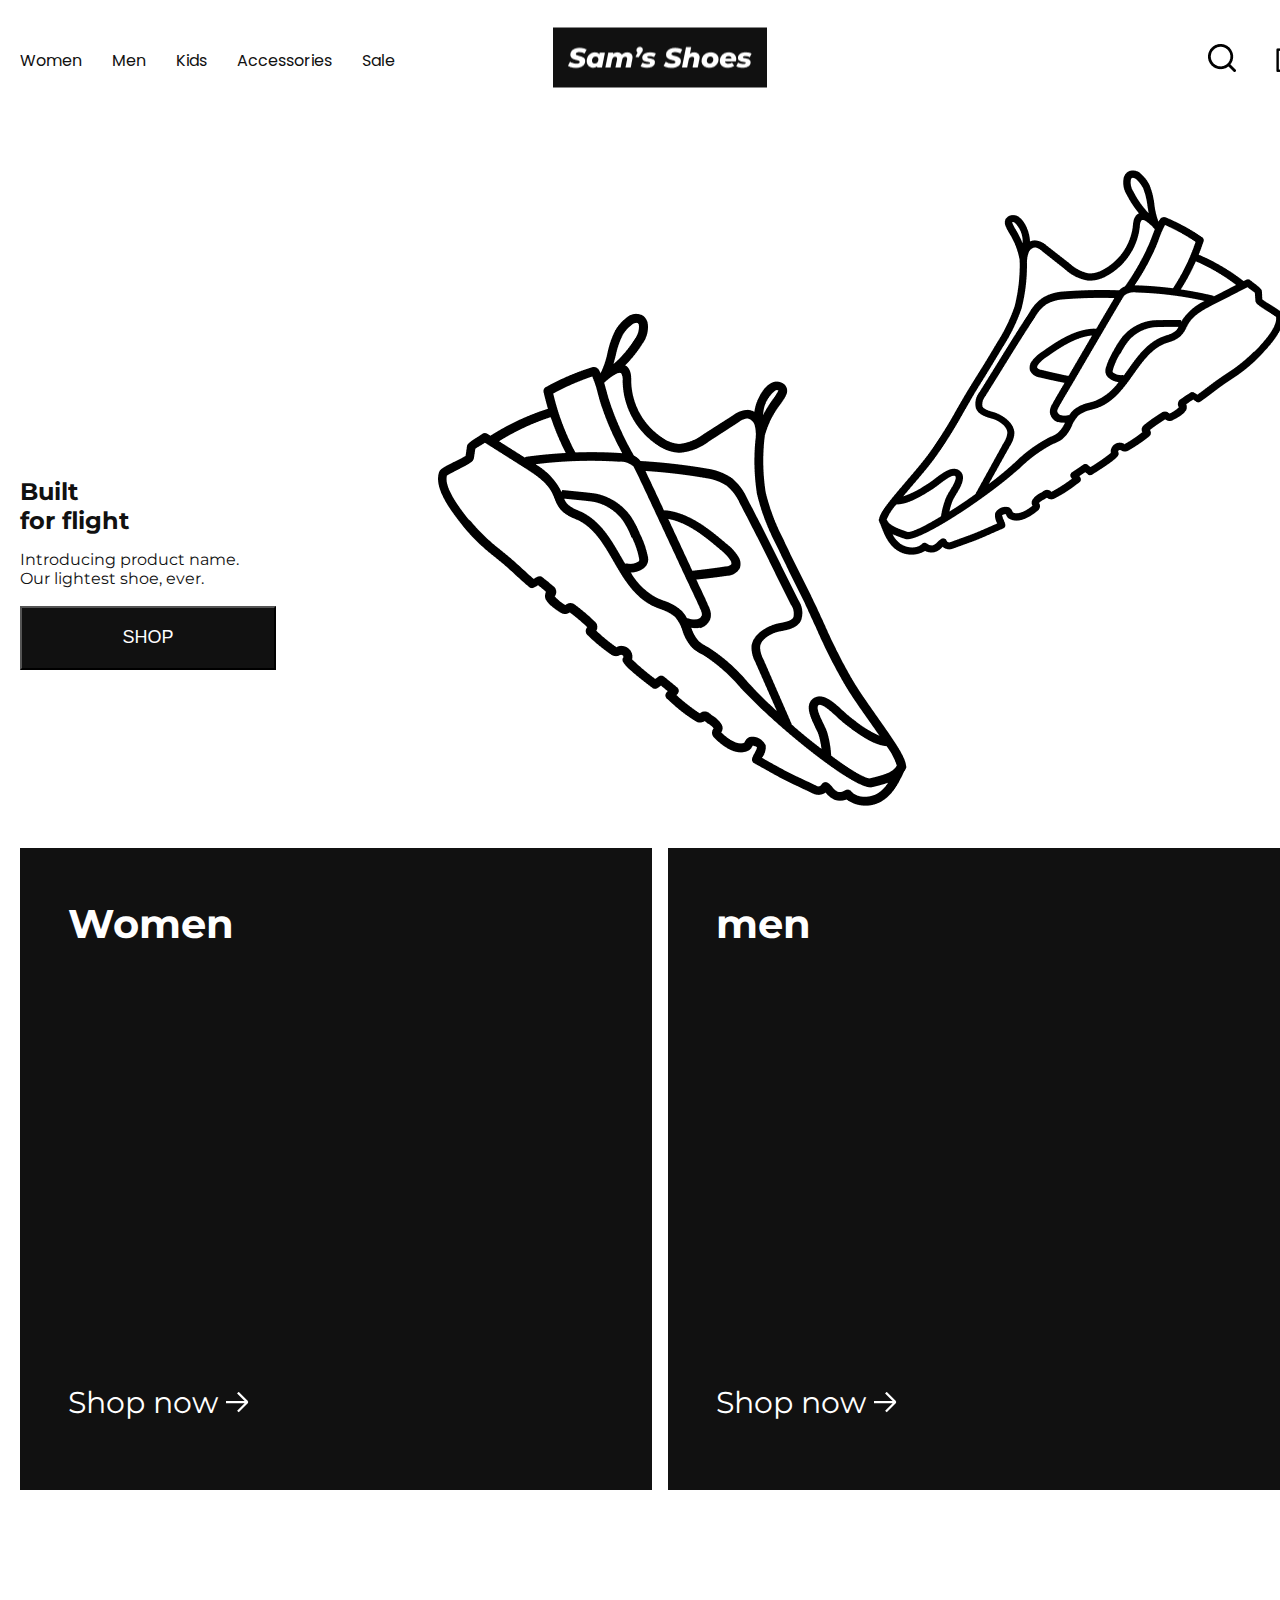
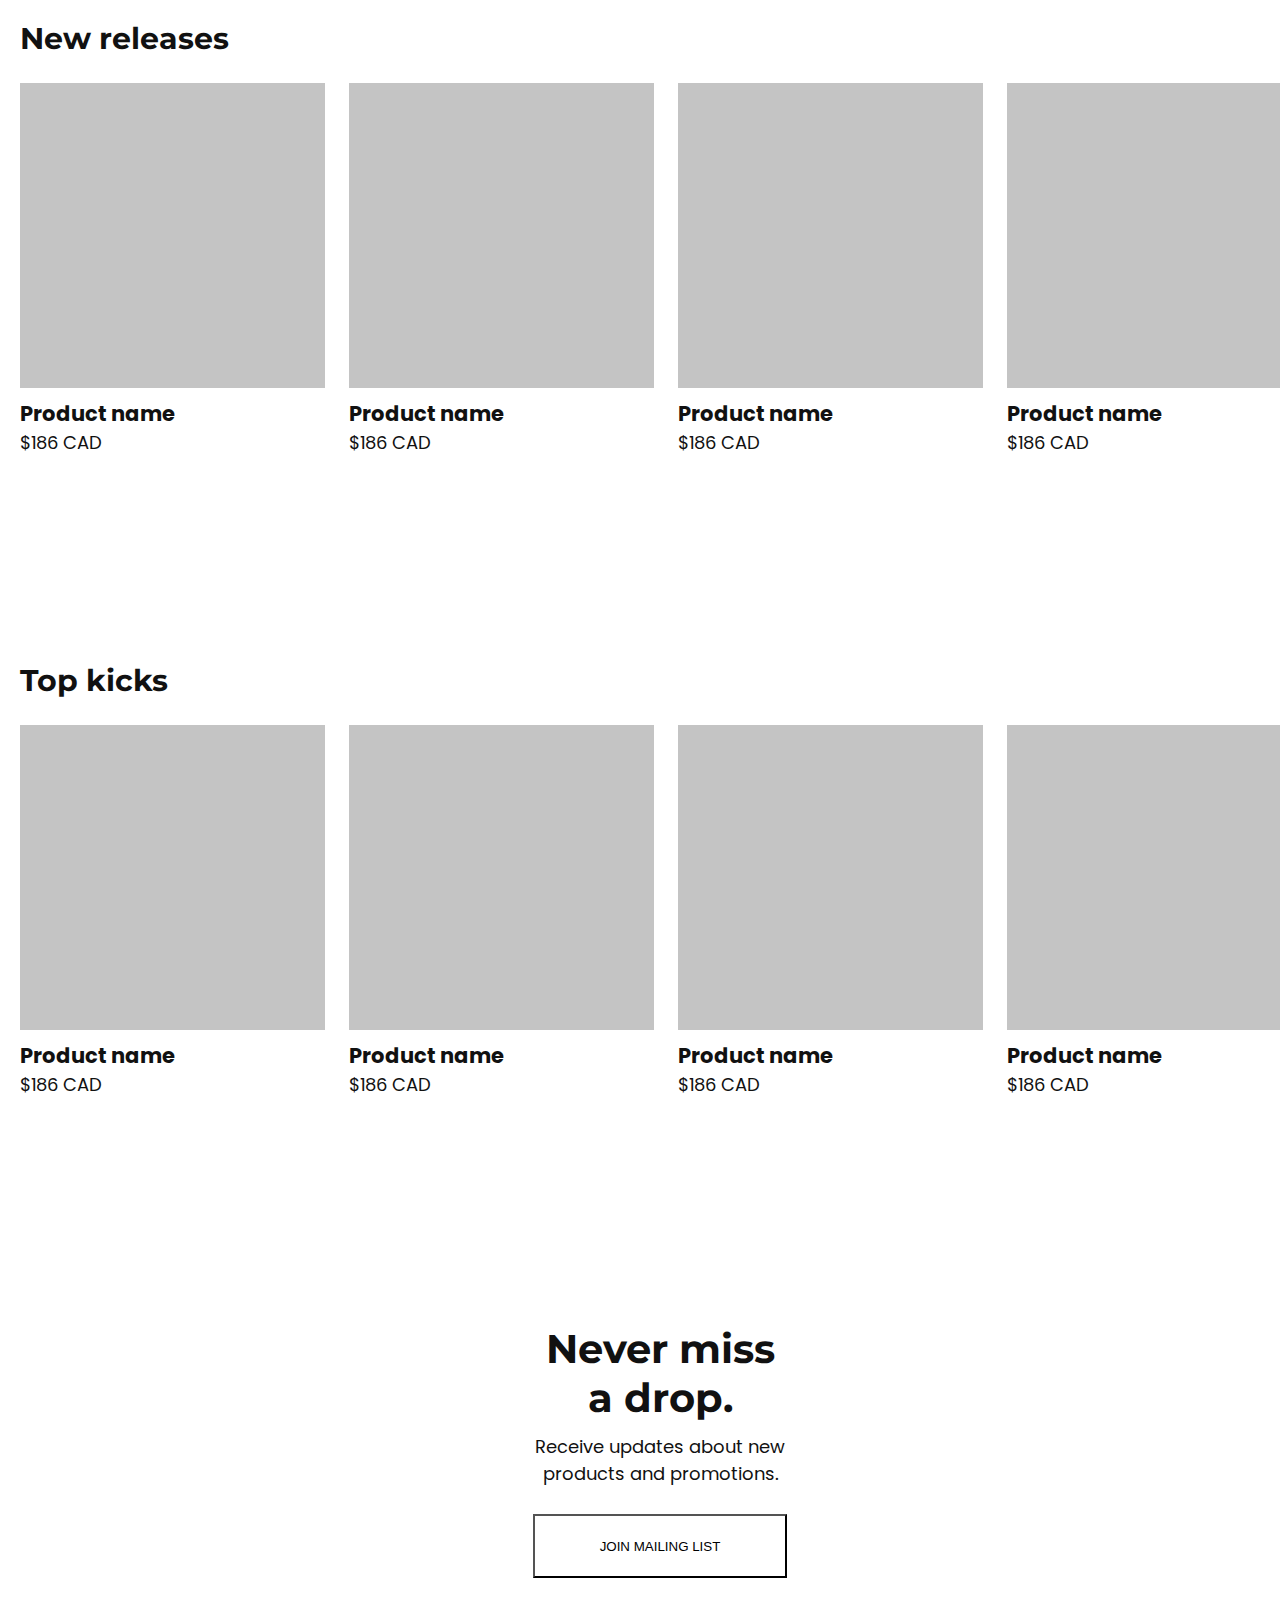
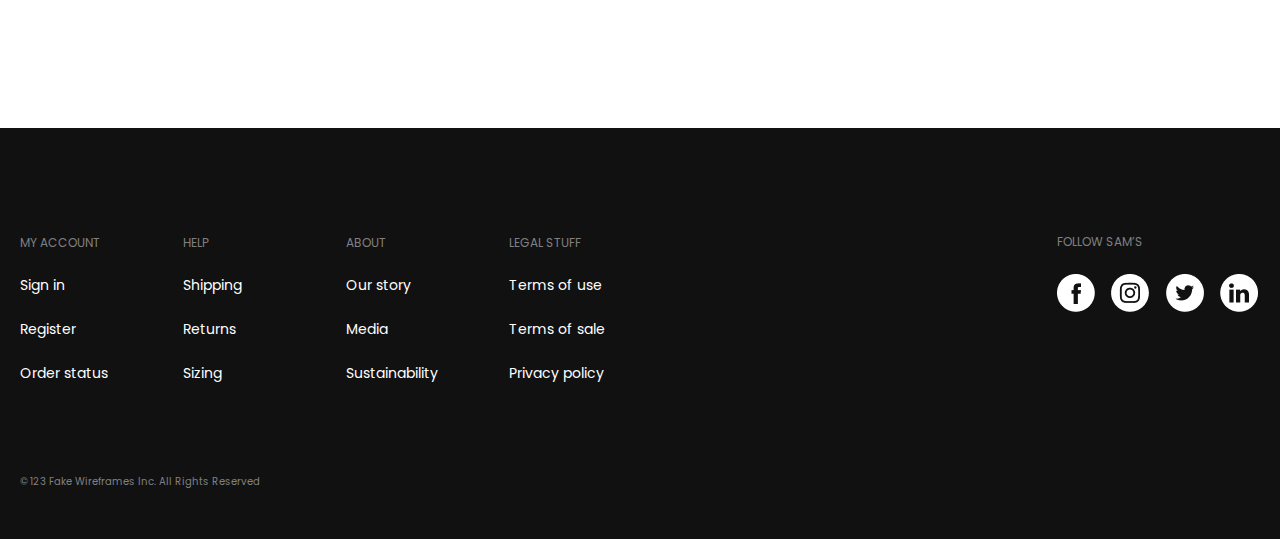
<file: index.html>
<!DOCTYPE html>
<html lang="ko">
  <head>
    <meta charset="UTF-8" />
    <meta http-equiv="X-UA-Compatible" content="IE=edge" />
    <meta name="viewport" content="width=device-width, initial-scale=1.0" />
    <title>Sam's Shoes</title>
    <link rel="stylesheet" href="./css/main.css" />
    <link rel="icon" type="image/png" sizes="32x32" href="./images/favicon-32x32.png">
  </head>
  <body>
    <div class="container">
      <div class="header center_box">
        <ul class="nav">
          <li><a href="./pages/sub.html">Women</a></li>
          <li><a href="#x">Men</a></li>
          <li><a href="#x">Kids</a></li>
          <li><a href="#x">Accessories</a></li>
          <li><a href="#x">Sale</a></li>
        </ul>
        <a href="#x" class="logo"><img src="./images/logo.png" alt="" /></a>
        <ul class="top_menu">
          <li>
            <a href="#x"><img src="./images/search_icon.png" alt="" /></a>
          </li>
          <li>
            <a href="#x"><img src="./images/cart_icon.png" alt="" /></a>
          </li>
        </ul>
      </div>

      <div class="visual">
        <div class="center_box">
          <div class="details">
            <h2>
              Built<br />
              for flight
            </h2>
            <p>Introducing product name. <br />Our lightest shoe, ever.</p>
            <button><a href="./pages/sub.html">SHOP</a></button>
          </div>
          <img src="./images/main_visual.png" alt="" />
        </div>
      </div>

      <ul class="product_01 center_box">
        <li>
          <h2>Women</h2>
          <a href="#x">
            <span>Shop now</span>
            <img src="./images/arrow.png" alt="" />
          </a>
        </li>
        <li>
          <h2>men</h2>
          <a href="#x">
            <span>Shop now</span>
            <img src="./images/arrow.png" alt="" />
          </a>
        </li>
      </ul>

      <div class="wrap center_box">
        <h1>New releases</h1>
        <div class="scroll__wrap">
          <div class="scroll--element">
            <div class="text">
              <h3>Product name</h3>
              <p>$186 CAD<br /></p>
            </div>
          </div>
          <div class="scroll--element">
            <div class="text">
              <h3>Product name</h3>
              <p>$186 CAD<br /></p>
            </div>
          </div>
          <div class="scroll--element">
            <div class="text">
              <h3>Product name</h3>
              <p>$186 CAD<br /></p>
            </div>
          </div>
          <div class="scroll--element">
            <div class="text">
              <h3>Product name</h3>
              <p>$186 CAD<br /></p>
            </div>
          </div>
          <div class="scroll--element">
            <div class="text">
              <h3>Product name</h3>
              <p>$186 CAD<br /></p>
            </div>
          </div>
          <div class="scroll--element">
            <div class="text">
              <h3>Product name</h3>
              <p>$186 CAD<br /></p>
            </div>
          </div>
          <div class="scroll--element">
            <div class="text">
              <h3>Product name</h3>
              <p>$186 CAD<br /></p>
            </div>
          </div>
          <div class="scroll--element">
            <div class="text">
              <h3>Product name</h3>
              <p>$186 CAD<br /></p>
            </div>
          </div>
          <div class="scroll--element">
            <div class="text">
              <h3>Product name</h3>
              <p>$186 CAD<br /></p>
            </div>
          </div>
          <div class="scroll--element">
            <div class="text">
              <h3>Product name</h3>
              <p>$186 CAD<br /></p>
            </div>
          </div>
          <div class="scroll--element">
            <div class="text">
              <h3>Product name</h3>
              <p>$186 CAD<br /></p>
            </div>
          </div>
          <div class="scroll--element">
            <div class="text">
              <h3>Product name</h3>
              <p>$186 CAD<br /></p>
            </div>
          </div>
          <div class="scroll--element">
            <div class="text">
              <h3>Product name</h3>
              <p>$186 CAD<br /></p>
            </div>
          </div>
          <div class="scroll--element">
            <div class="text">
              <h3>Product name</h3>
              <p>$186 CAD<br /></p>
            </div>
          </div>
          <div class="scroll--element">
            <div class="text">
              <h3>Product name</h3>
              <p>$186 CAD<br /></p>
            </div>
          </div>
          <div class="scroll--element">
            <div class="text">
              <h3>Product name</h3>
              <p>$186 CAD<br /></p>
            </div>
          </div>
          <div class="scroll--element">
            <div class="text">
              <h3>Product name</h3>
              <p>$186 CAD<br /></p>
            </div>
          </div>
        </div>
      </div>
      <div class="wrap center_box">
        <h1>Top kicks</h1>
        <div class="scroll__wrap">
          <div class="scroll--element">
            <div class="text">
              <h3>Product name</h3>
              <p>$186 CAD<br /></p>
            </div>
          </div>
          <div class="scroll--element">
            <div class="text">
              <h3>Product name</h3>
              <p>$186 CAD<br /></p>
            </div>
          </div>
          <div class="scroll--element">
            <div class="text">
              <h3>Product name</h3>
              <p>$186 CAD<br /></p>
            </div>
          </div>
          <div class="scroll--element">
            <div class="text">
              <h3>Product name</h3>
              <p>$186 CAD<br /></p>
            </div>
          </div>
          <div class="scroll--element">
            <div class="text">
              <h3>Product name</h3>
              <p>$186 CAD<br /></p>
            </div>
          </div>
          <div class="scroll--element">
            <div class="text">
              <h3>Product name</h3>
              <p>$186 CAD<br /></p>
            </div>
          </div>
          <div class="scroll--element">
            <div class="text">
              <h3>Product name</h3>
              <p>$186 CAD<br /></p>
            </div>
          </div>
          <div class="scroll--element">
            <div class="text">
              <h3>Product name</h3>
              <p>$186 CAD<br /></p>
            </div>
          </div>
          <div class="scroll--element">
            <div class="text">
              <h3>Product name</h3>
              <p>$186 CAD<br /></p>
            </div>
          </div>
          <div class="scroll--element">
            <div class="text">
              <h3>Product name</h3>
              <p>$186 CAD<br /></p>
            </div>
          </div>
          <div class="scroll--element">
            <div class="text">
              <h3>Product name</h3>
              <p>$186 CAD<br /></p>
            </div>
          </div>
          <div class="scroll--element">
            <div class="text">
              <h3>Product name</h3>
              <p>$186 CAD<br /></p>
            </div>
          </div>
          <div class="scroll--element">
            <div class="text">
              <h3>Product name</h3>
              <p>$186 CAD<br /></p>
            </div>
          </div>
          <div class="scroll--element">
            <div class="text">
              <h3>Product name</h3>
              <p>$186 CAD<br /></p>
            </div>
          </div>
          <div class="scroll--element">
            <div class="text">
              <h3>Product name</h3>
              <p>$186 CAD<br /></p>
            </div>
          </div>
          <div class="scroll--element">
            <div class="text">
              <h3>Product name</h3>
              <p>$186 CAD<br /></p>
            </div>
          </div>
          <div class="scroll--element">
            <div class="text">
              <h3>Product name</h3>
              <p>$186 CAD<br /></p>
            </div>
          </div>
        </div>
      </div>

      <div class="infos center_box">
        <h2>Never miss<br />a drop.</h2>
        <p class="poppins">
          Receive updates about new <br />products and promotions.
        </p>
        <button>JOIN MAILING LIST</button>
      </div>

      <div class="footer poppins">
        <div class="center_box">
          <ul class="footer_menu">
            <li>
              <a href="#x">MY ACCOUNT</a>
              <ul>
                <li><a href="#x">Sign in</a></li>
                <li><a href="#x">Register</a></li>
                <li><a href="#x">Order status</a></li>
              </ul>
            </li>
            <li>
              <a href="#x">HELP</a>
              <ul>
                <li><a href="#x">Shipping</a></li>
                <li><a href="#x">Returns</a></li>
                <li><a href="#x">Sizing</a></li>
              </ul>
            </li>
            <li>
              <a href="#x">ABOUT</a>
              <ul>
                <li><a href="#x">Our story</a></li>
                <li><a href="#x">Media</a></li>
                <li><a href="#x">Sustainability</a></li>
              </ul>
            </li>
            <li>
              <a href="#x">LEGAL STUFF</a>
              <ul>
                <li><a href="#x">Terms of use</a></li>
                <li><a href="#x">Terms of sale</a></li>
                <li><a href="#x">Privacy policy</a></li>
              </ul>
            </li>
            <li class="sams">
              <a href="#x" class="follow">FOLLOW SAM’S</a>
              <ul class="icon">
                <li>
                  <a href="#x">
                    <img src="./images/sns_Facebook.png" alt="" />
                  </a>
                </li>
                <li>
                  <a href="#x">
                    <img src="./images/sns_Instagram.png" alt="" />
                  </a>
                </li>
                <li>
                  <a href="#x">
                    <img src="./images/sns_Twitter.png" alt="" />
                  </a>
                </li>
                <li>
                  <a href="#x">
                    <img src="./images/sns_LinkedIN.png" alt="" />
                  </a>
                </li>
              </ul>
            </li>
            <div class="copyright">
              © 123 Fake Wireframes Inc. All Rights Reserved
            </div>
          </ul>
        </div>
      </div>
    </div>
  </body>
</html>
</file>
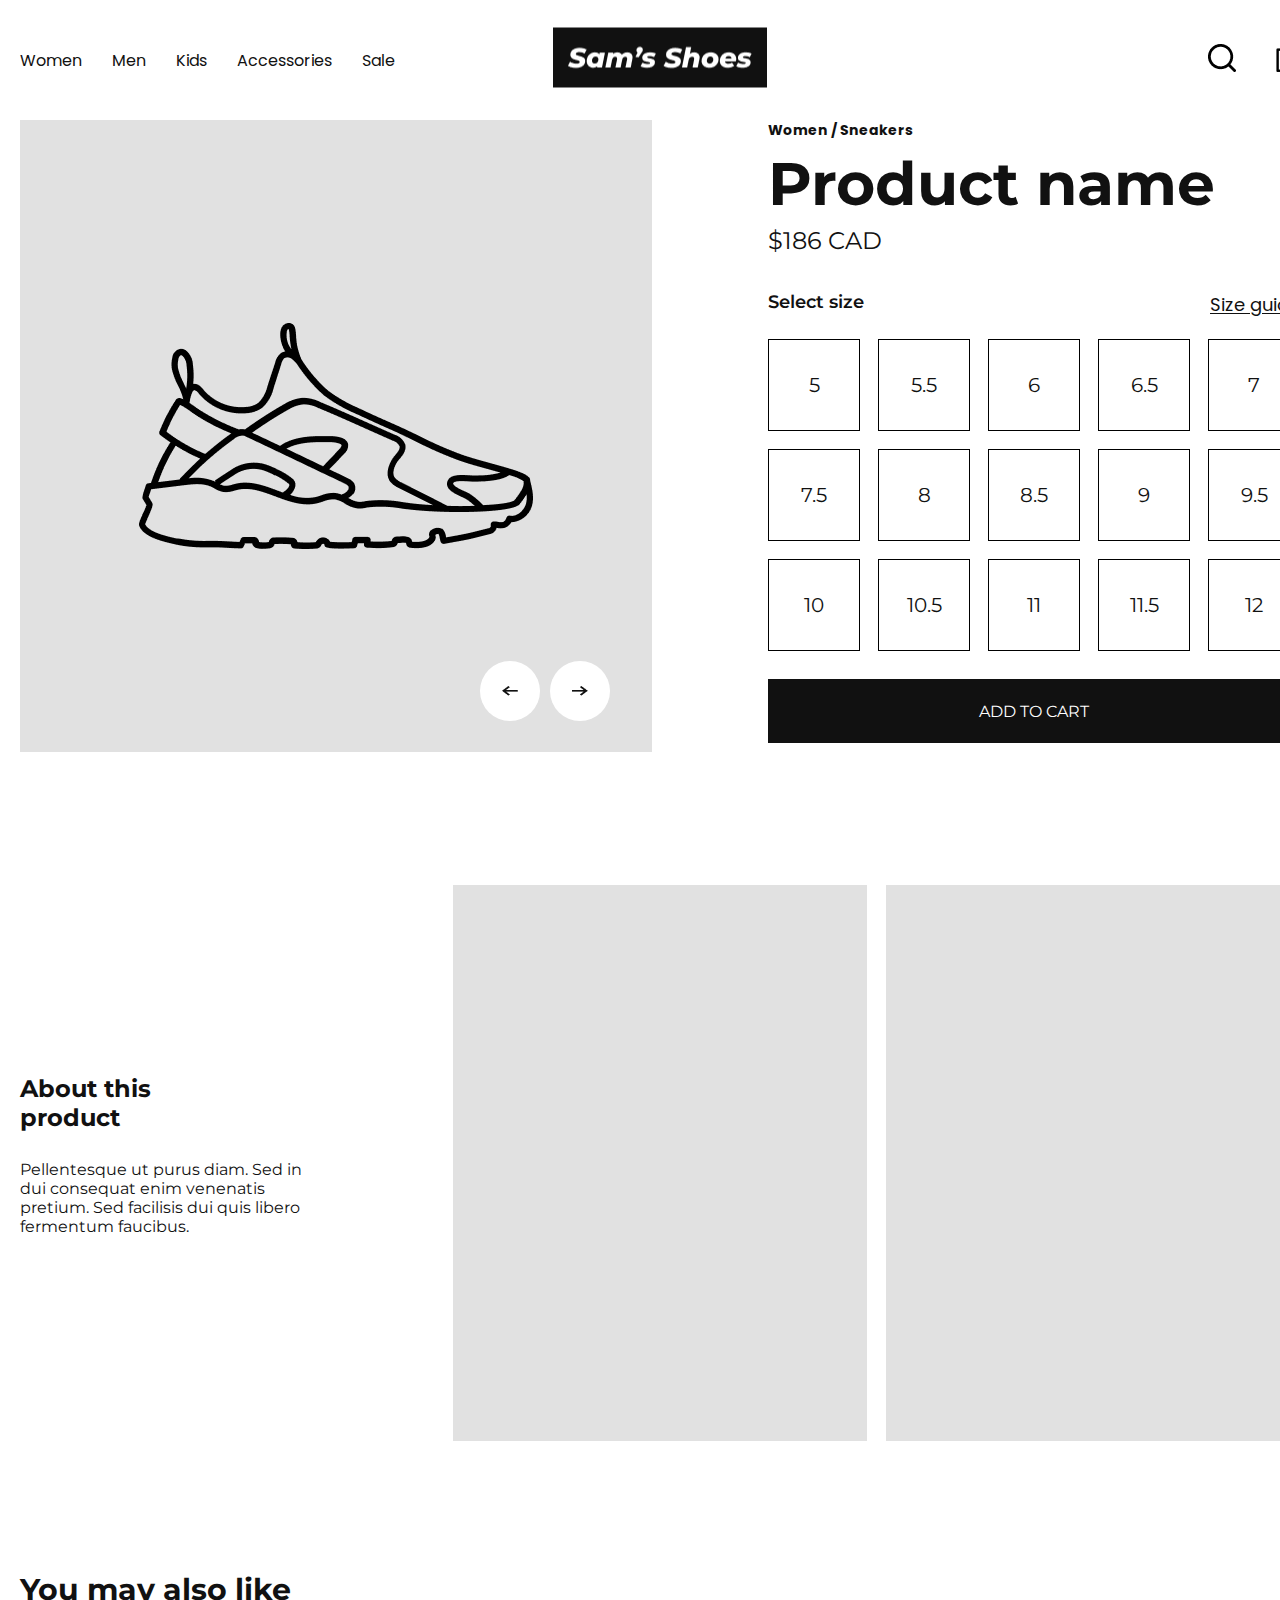
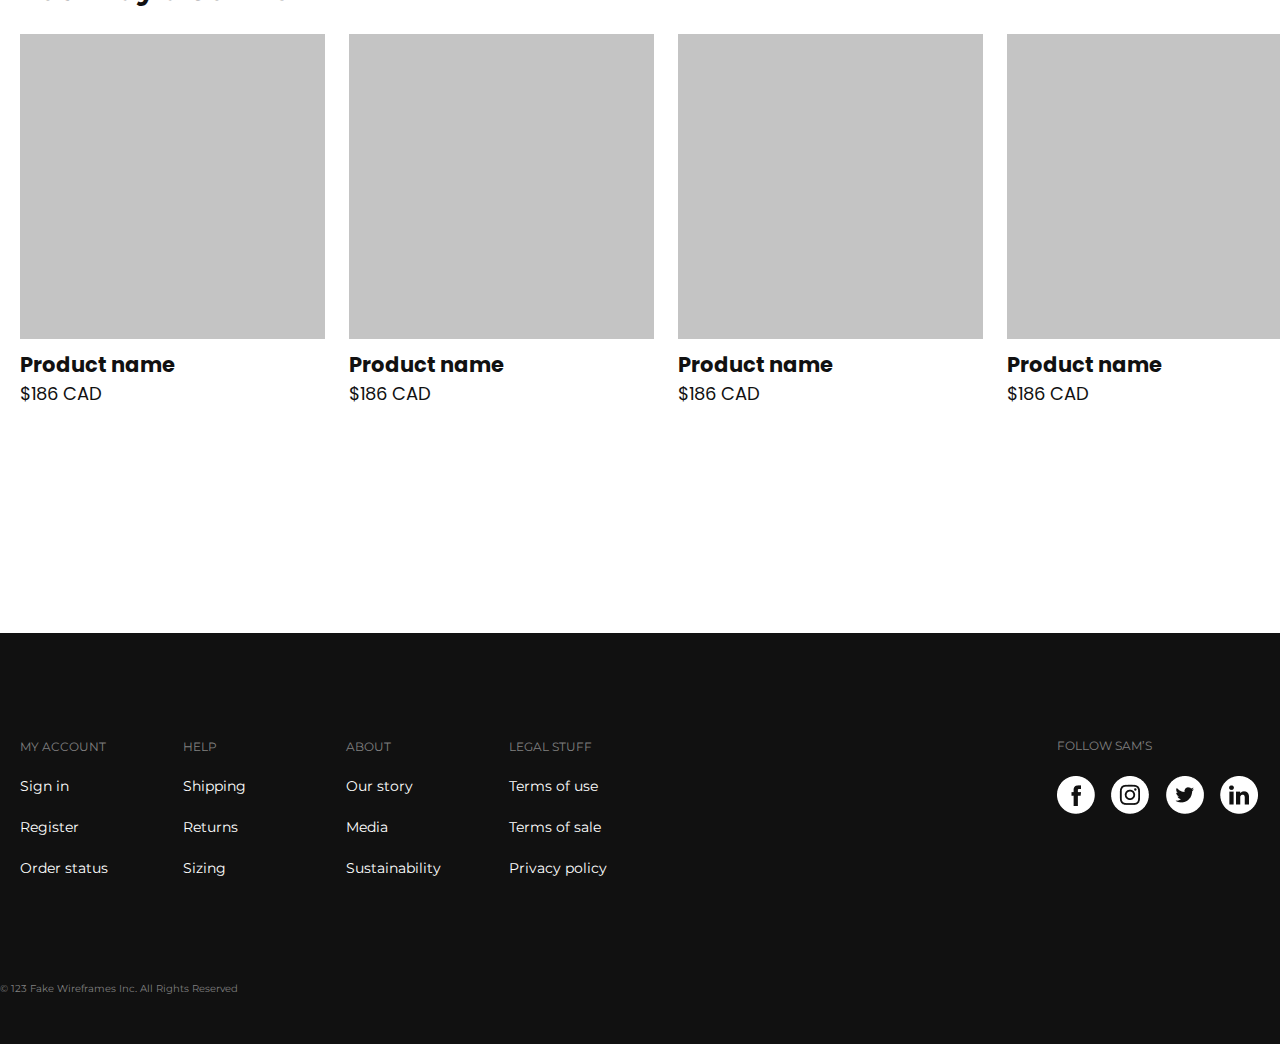
<file: pages/sub.html>
<!DOCTYPE html>
<html lang="ko">
  <head>
    <meta charset="UTF-8" />
    <meta http-equiv="X-UA-Compatible" content="IE=edge" />
    <meta name="viewport" content="width=device-width, initial-scale=1.0" />
    <title>Sam's Shoes</title>
    <link rel="stylesheet" href="../css/sub.css" />
    <link rel="icon" type="image/png" sizes="32x32" href="../images/favicon-32x32.png">
  </head>
  <body>
    <div class="container">
      <div class="header center_box">
        <ul class="nav">
          <li><a href="#x">Women</a></li>
          <li><a href="#x">Men</a></li>
          <li><a href="#x">Kids</a></li>
          <li><a href="#x">Accessories</a></li>
          <li><a href="#x">Sale</a></li>
        </ul>
        <a href="../index.html" class="logo"><img src="../images/logo.png" alt="" /></a>
        <ul class="top_menu">
          <li>
            <a href="#x"><img src="../images/search_icon.png" alt="" /></a>
          </li>
          <li>
            <a href="#x"><img src="../images/cart_icon.png" alt="" /></a>
          </li>
        </ul>
      </div>

     <div class="product_new center_box">
      <div class="product">
        <img src="../images/product.png" alt="" class="product_img">
        <div class="btns">
          <a href="#x">
            <img src="../images/Vector.png" alt="">
          </a>
          <a href="#x">
            <img src="../images/Vector_1.png" alt="">
          </a>
        </div>
      </div>
      <div class="product_name">
        <h3 class="poppins">Women / Sneakers</h3>
        <h1>Product name</h1>
        <p>$186 CAD</p>
        <ul class="text">
          <li>Select size</li>
          <li class="poppins">Size guide</li>
        </ul>
        <ul class="box">
          <li>5</li>
          <li>5.5</li>
          <li>6</li>
          <li>6.5</li>
          <li>7</li>
          <li>7.5</li>
          <li>8</li>
          <li>8.5</li>
          <li>9</li>
          <li>9.5</li>
          <li>10</li>
          <li>10.5</li>
          <li>11</li>
          <li>11.5</li>
          <li>12</li>
        </ul>
        <div class="add">ADD TO CART</div>
      </div>
     </div>

<ul class="about center_box">
  <li>
    <h2>About this<br>product</h2>
    <p>Pellentesque ut purus diam. Sed in<br>dui consequat enim venenatis<br>pretium. Sed facilisis dui quis libero<br>fermentum faucibus.</p>
  </li>
  <li></li>
  <li></li>
</ul>

<div class="wrap center_box">
  <h1>You may also like</h1>
  <div class="scroll__wrap">
    <div class="scroll--element">
      <div class="text">
        <h3>Product name</h3>
        <p>$186 CAD<br /></p>
      </div>
    </div>
    <div class="scroll--element">
      <div class="text">
        <h3>Product name</h3>
        <p>$186 CAD<br /></p>
      </div>
    </div>
    <div class="scroll--element">
      <div class="text">
        <h3>Product name</h3>
        <p>$186 CAD<br /></p>
      </div>
    </div>
    <div class="scroll--element">
      <div class="text">
        <h3>Product name</h3>
        <p>$186 CAD<br /></p>
      </div>
    </div>
    <div class="scroll--element">
      <div class="text">
        <h3>Product name</h3>
        <p>$186 CAD<br /></p>
      </div>
    </div>
    <div class="scroll--element">
      <div class="text">
        <h3>Product name</h3>
        <p>$186 CAD<br /></p>
      </div>
    </div>
    <div class="scroll--element">
      <div class="text">
        <h3>Product name</h3>
        <p>$186 CAD<br /></p>
      </div>
    </div>
    <div class="scroll--element">
      <div class="text">
        <h3>Product name</h3>
        <p>$186 CAD<br /></p>
      </div>
    </div>
    <div class="scroll--element">
      <div class="text">
        <h3>Product name</h3>
        <p>$186 CAD<br /></p>
      </div>
    </div>
    <div class="scroll--element">
      <div class="text">
        <h3>Product name</h3>
        <p>$186 CAD<br /></p>
      </div>
    </div>
    <div class="scroll--element">
      <div class="text">
        <h3>Product name</h3>
        <p>$186 CAD<br /></p>
      </div>
    </div>
    <div class="scroll--element">
      <div class="text">
        <h3>Product name</h3>
        <p>$186 CAD<br /></p>
      </div>
    </div>
    <div class="scroll--element">
      <div class="text">
        <h3>Product name</h3>
        <p>$186 CAD<br /></p>
      </div>
    </div>
    <div class="scroll--element">
      <div class="text">
        <h3>Product name</h3>
        <p>$186 CAD<br /></p>
      </div>
    </div>
    <div class="scroll--element">
      <div class="text">
        <h3>Product name</h3>
        <p>$186 CAD<br /></p>
      </div>
    </div>
    <div class="scroll--element">
      <div class="text">
        <h3>Product name</h3>
        <p>$186 CAD<br /></p>
      </div>
    </div>
    <div class="scroll--element">
      <div class="text">
        <h3>Product name</h3>
        <p>$186 CAD<br /></p>
      </div>
    </div>
  </div>
</div>

      <div class="footer">
        <div class="center_box">
          <ul class="footer_menu">
            <li>
              <a href="#x">MY ACCOUNT</a>
              <ul>
                <li><a href="#x">Sign in</a></li>
                <li><a href="#x">Register</a></li>
                <li><a href="#x">Order status</a></li>
              </ul>
            </li>
            <li>
              <a href="#x">HELP</a>
              <ul>
                <li><a href="#x">Shipping</a></li>
                <li><a href="#x">Returns</a></li>
                <li><a href="#x">Sizing</a></li>
              </ul>
            </li>
            <li>
              <a href="#x">ABOUT</a>
              <ul>
                <li><a href="#x">Our story</a></li>
                <li><a href="#x">Media</a></li>
                <li><a href="#x">Sustainability</a></li>
              </ul>
            </li>
            <li>
              <a href="#x">LEGAL STUFF</a>
              <ul>
                <li><a href="#x">Terms of use</a></li>
                <li><a href="#x">Terms of sale</a></li>
                <li><a href="#x">Privacy policy</a></li>
              </ul>
            </li>
            <li class="sams">
              <a href="#x" class="follow">FOLLOW SAM’S</a>
              <ul class="icon">
                <li>
                  <a href="#x">
                    <img src="../images/sns_Facebook.png" alt="" />
                  </a>
                </li>
                <li>
                  <a href="#x">
                    <img src="../images/sns_Instagram.png" alt="" />
                  </a>
                </li>
                <li>
                  <a href="#x">
                    <img src="../images/sns_Twitter.png" alt="" />
                  </a>
                </li>
                <li>
                  <a href="#x">
                    <img src="../images/sns_LinkedIN.png" alt="" />
                  </a>
                </li>
              </ul>
            </div>
          </li>
          <div class="copyright">
            © 123 Fake Wireframes Inc. All Rights Reserved
          </div>
        </div>
      </div>
  </body>
</html>
</file>
<file: css/main.css>
/* width:1320px */
/* 패딩 양쪽으로 20px, 컨텐츠는 1280px */

@import url("https://fonts.googleapis.com/css2?family=Montserrat:wght@500;800&family=Poppins:wght@400;600&display=swap");

* {
  box-sizing: border-box;
  margin: 0;
  padding: 0;
}

a {
  color: inherit;
  text-decoration: none;
}

ul {
  list-style: none;
}

.poppins {
  font-family: "Poppins", sans-serif;
}

body {
  font-family: "Montserrat", sans-serif;
  color: #111;
  font-size: 16px;
}

.center_box {
  width: 1320px;
  padding: 0 20px;
  margin: 0 auto;
}

.header {
  height: 120px;
  display: flex;
  align-items: center;
  justify-content: space-between;
  position: relative;
}

.nav {
  display: flex;
  font-family: "Poppins", sans-serif;
}

.nav li a {
  display: inline-block;
  margin-right: 30px;
  font-weight: 400;
}

.top_menu {
  display: flex;
}

.top_menu li:last-child {
  margin-left: 40px;
}

.logo {
  position: absolute;
  top: 50%;
  left: 50%;
  transform: translate(-50%, -50%);
}

.visual .center_box {
  display: flex;
}

.visual .center_box .details {
}

.visual .center_box .details h2 {
  margin-top: 356.75px;
}

.visual .center_box .details p {
  margin-top: 15px;
}

.visual .center_box .details button {
  width: 256px;
  height: 64px;
  background-color: #111;
  color: #fff;
  font-size: 18px;
  margin-top: 18px;
}

.visual .center_box img {
  margin-left: 142px;
}

.product_01 {
  display: flex;
  justify-content: space-between;
}

.product_01 li {
  width: 632px;
  height: 642px;
  background-color: #111;
  color: #fff;
}

.product_01 li h2 {
  font-size: 40px;
  margin-top: 51px;
  margin-left: 48px;
  margin-bottom: 436px;
}

.product_01 li a {
  font-size: 30px;
  margin-left: 48px;
}

/* 기본 구조 */
.wrap {
  background: #fff;
  margin-top: 130px;
}

.wrap h1 {
  font-size: 30px;
  margin-bottom: 26px;
}

/* 가로 스크롤 적용 */
.wrap .scroll__wrap {
  overflow-x: auto;
  white-space: nowrap;
  height: 449px;
}
.wrap .scroll--element {
  display: inline-block;
  width: 305px;
  height: 305px;
  background: #c4c4c4;
  margin-right: 20px;
}

.wrap .scroll__wrap::-webkit-scrollbar {
  height: 7px; /* 스크롤바의 너비 */
}

.wrap .scroll__wrap::-webkit-scrollbar-thumb {
  width: 305px; /*스크롤바의 길이 */
  background: #111; /* 스크롤바의 색상 */
}

.wrap .scroll__wrap::-webkit-scrollbar-track {
  background: #c4c4c4; /*스크롤바 뒷 배경 색상*/
}

.wrap .scroll--element .text {
  width: 305px;
  height: 129px;
  background-color: #fff;
  display: inline-block;
  margin-top: 305px;
  margin-right: 20px;
  font-size: 18px;
  font-family: "Poppins", sans-serif;
}

.wrap .scroll--element .text h3 {
  margin-top: 10px;
}

.infos {
  margin-top: 150px;
  text-align: center;
}

.infos h2 {
  font-size: 40px;
  margin-bottom: 11px;
}

.infos p {
  font-size: 18px;
  margin-bottom: 27px;
}

.infos button {
  width: 254px;
  height: 64px;
  background-color: #fff;
  margin-bottom: 150px;
}

.footer {
  width: 100%;
  height: 411px;
  background-color: #111;
  margin: 0 auto;
  color: #fff;
  position: relative;
}

.footer_menu {
  width: 1280px;
  height: 411px;
  display: flex;
  padding-top: 106px;
  position: relative;
}

.footer_menu > li {
  width: 163px;
  height: 111px;
  font-size: 12px;
  color: gray;
}

.footer_menu > li > ul > li {
  font-size: 14px;
  padding-top: 23px;
  color: #fff;
}

.sams {
  position: absolute;
  top: 105px;
  right: 80px;
}

.icon {
  display: flex;
}

.icon li {
  padding-right: 16.35px;
}

.follow {
  font-size: 12px;
  color: gray;
  display: inline-block;
}

.copyright {
  color: gray;
  font-size: 10px;
  position: absolute;
  bottom: 49px;
}
</file>
<file: css/sub.css>
/* width:1320px */
/* 패딩 양쪽으로 20px, 컨텐츠는 1280px */

@import url("https://fonts.googleapis.com/css2?family=Montserrat:wght@500;800&family=Poppins:wght@400;600&display=swap");

* {
  box-sizing: border-box;
  margin: 0;
  padding: 0;
}

a {
  color: inherit;
  text-decoration: none;
}

ul {
  list-style: none;
}

.poppins {
  font-family: "Poppins", sans-serif;
}

body {
  font-family: "Montserrat", sans-serif;
  color: #111;
  font-size: 16px;
}

.center_box {
  width: 1320px;
  padding: 0 20px;
  margin: 0 auto;
}

.header {
  height: 120px;
  display: flex;
  align-items: center;
  justify-content: space-between;
  position: relative;
}

.nav {
  display: flex;
  font-family: "Poppins", sans-serif;
}

.nav li a {
  display: inline-block;
  margin-right: 30px;
  font-weight: 400;
}

.top_menu {
  display: flex;
}

.top_menu li:last-child {
  margin-left: 40px;
}

.logo {
  position: absolute;
  top: 50%;
  left: 50%;
  transform: translate(-50%, -50%);
}

.product_new {
  display: flex;
  justify-content: space-between;
}

.product_new .product {
  width: 632px;
  height: 632px;
  background-color: #e1e1e1;
  position: relative;
}

.product_new .product_img {
  position: absolute;
  top: 50%;
  left: 50%;
  transform: translate(-50%, -50%);
}

.product_new .product .btns {
  position: absolute;
  bottom: 31px;
  right: 42px;
  display: flex;
  gap: 10px;
}

.product_new .product .btns a {
  display: block;
  background-color: #fff;
  width: 60px;
  height: 60px;
  border-radius: 30px;
  text-align: center;
  line-height: 60px;
}

.product_new .product_name {
  width: 532px;
  height: 635px;
}

.product_new .product_name h3 {
  font-size: 14px;
  margin-bottom: 6px;
}

.product_new .product_name h1 {
  font-size: 60px;
}

.product_new .product_name p {
  font-size: 24px;
  margin-top: 6px;
  margin-bottom: 36px;
}

.product_new .product_name ul {
  display: flex;
  justify-content: space-between;
  font-size: 18px;
}

.product_new .product_name .text li:first-child {
  font-weight: 600;
}

.product_new .product_name .text li:last-child {
  font-family: "Poppins", sans-serif;
  text-decoration: underline;
  text-underline-offset: 0.1em;
}

.product_new .product_name .box {
  margin-top: 21px;
  justify-content: space-between;
  flex-wrap: wrap;
  gap: 18px;
}

.product_new .product_name .box li {
  width: 92px;
  height: 92px;
  border: 1px solid #000;
  font-size: 20px;
  display: flex;
  align-items: center;
  justify-content: center;
}

.product_new .product_name .add {
  width: 532px;
  height: 64px;
  margin-top: 28px;
  background-color: #111;
  color: #fff;
  display: flex;
  align-items: center;
  justify-content: center;
}

.about {
  margin-top: 130px;
  display: flex;
  justify-content: space-between;
}

.about li {
  width: 414px;
  height: 556px;
  background-color: #e1e1e1;
}

.about li:first-child {
  background-color: #fff;
}

.about li h2 {
  margin-top: 189px;
  margin-bottom: 28px;
}

/* 기본 구조 */
.wrap {
  background: #fff;
  margin-top: 130px;
}

.wrap h1 {
  font-size: 30px;
  margin-bottom: 26px;
}

/* 가로 스크롤 적용 */
.wrap .scroll__wrap {
  overflow-x: auto;
  white-space: nowrap;
  height: 449px;
}
.wrap .scroll--element {
  display: inline-block;
  width: 305px;
  height: 305px;
  background: #c4c4c4;
  margin-right: 20px;
}

.wrap .scroll__wrap::-webkit-scrollbar {
  height: 7px; /* 스크롤바의 너비 */
}

.wrap .scroll__wrap::-webkit-scrollbar-thumb {
  width: 305px; /*스크롤바의 길이 */
  background: #111; /* 스크롤바의 색상 */
}

.wrap .scroll__wrap::-webkit-scrollbar-track {
  background: #c4c4c4; /*스크롤바 뒷 배경 색상*/
}

.wrap .scroll--element .text {
  width: 305px;
  height: 129px;
  background-color: #fff;
  display: inline-block;
  margin-top: 305px;
  margin-right: 20px;
  font-size: 18px;
  font-family: "Poppins", sans-serif;
}

.wrap .scroll--element .text h3 {
  margin-top: 10px;
}

.footer {
  width: 100%;
  height: 411px;
  background-color: #111;
  margin: 0 auto;
  color: #fff;
  position: relative;
  margin-top: 150px;
}

.footer_menu {
  width: 1280px;
  display: flex;
  padding-top: 106px;
  position: relative;
}

.footer_menu > li {
  width: 163px;
  height: 111px;
  font-size: 12px;
  color: gray;
}

.footer_menu > li > ul > li {
  font-size: 14px;
  padding-top: 23px;
  color: #fff;
}

.sams {
  position: absolute;
  top: 105px;
  right: 80px;
}

.icon {
  display: flex;
}

.icon li {
  padding-right: 16.35px;
}

.follow {
  font-size: 12px;
  color: gray;
  display: inline-block;
}

.copyright {
  color: gray;
  font-size: 10px;
  position: absolute;
  bottom: 49px;
}
</file>
